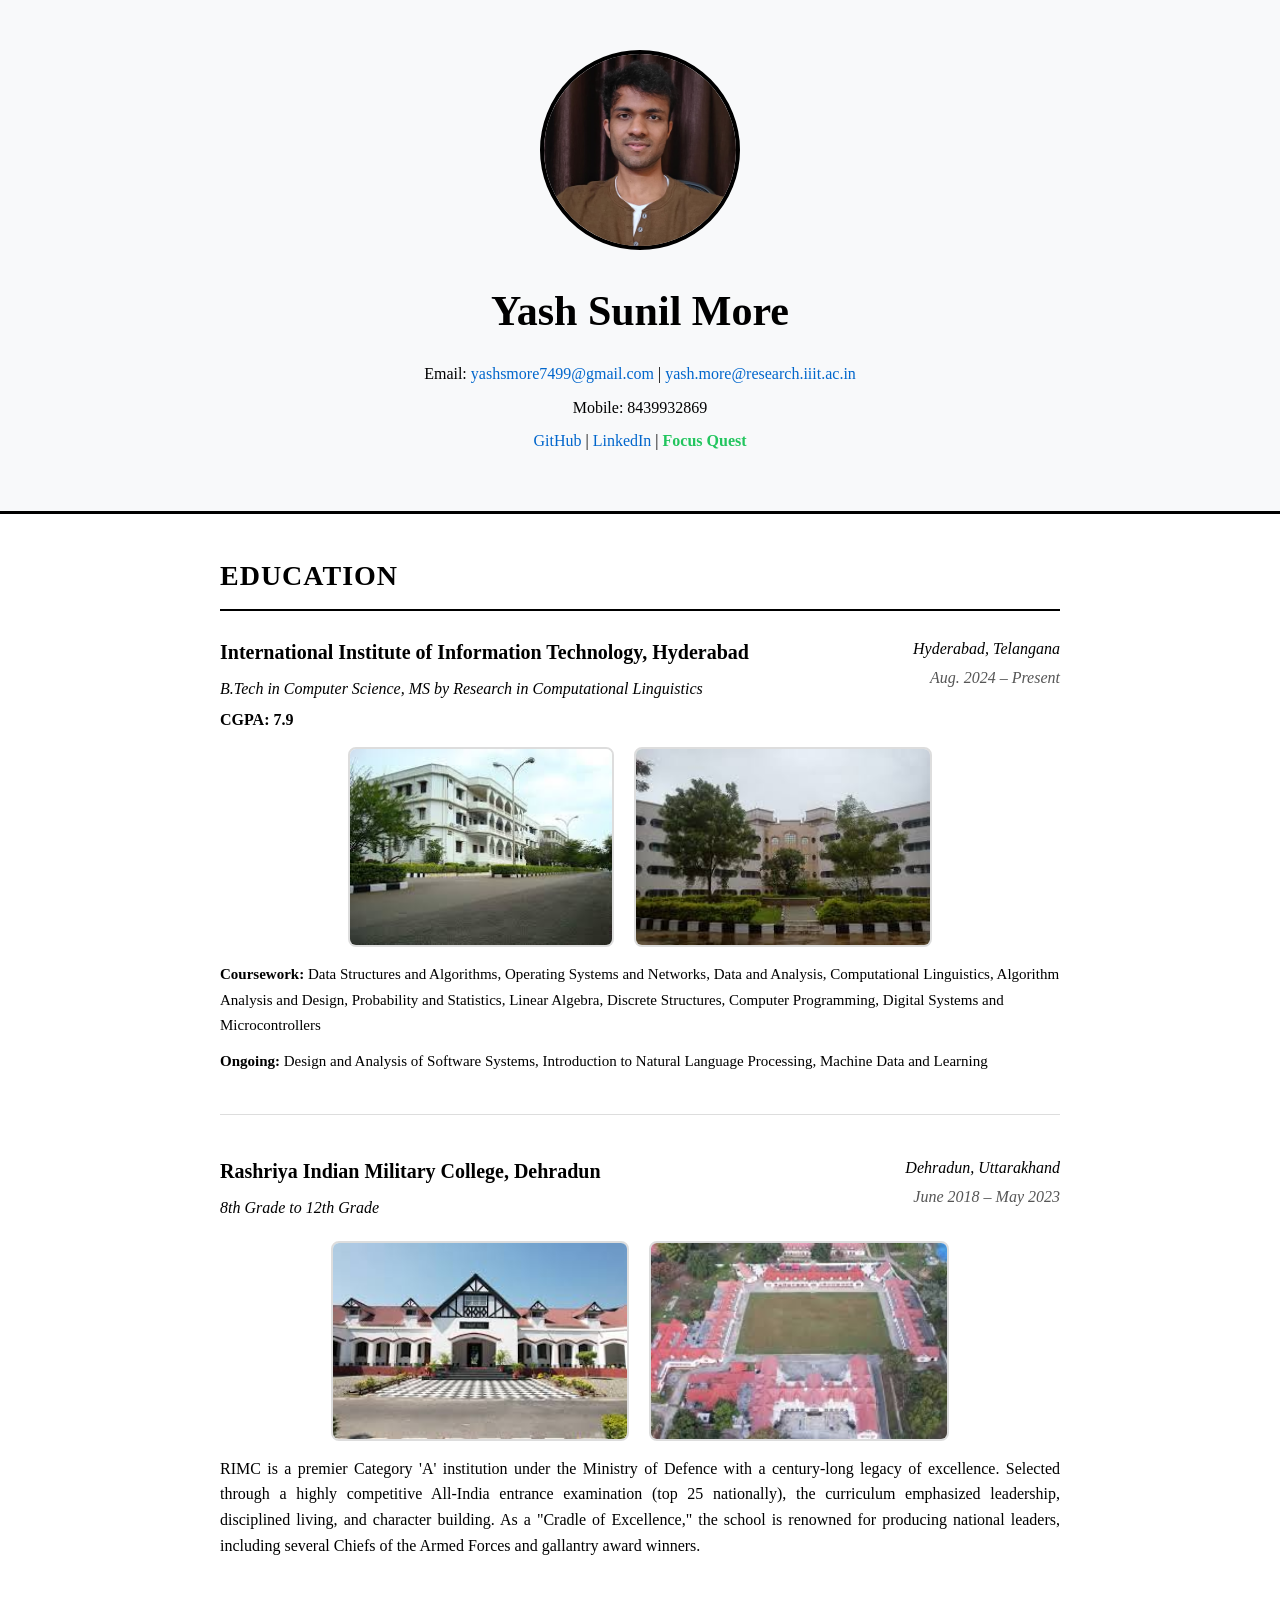
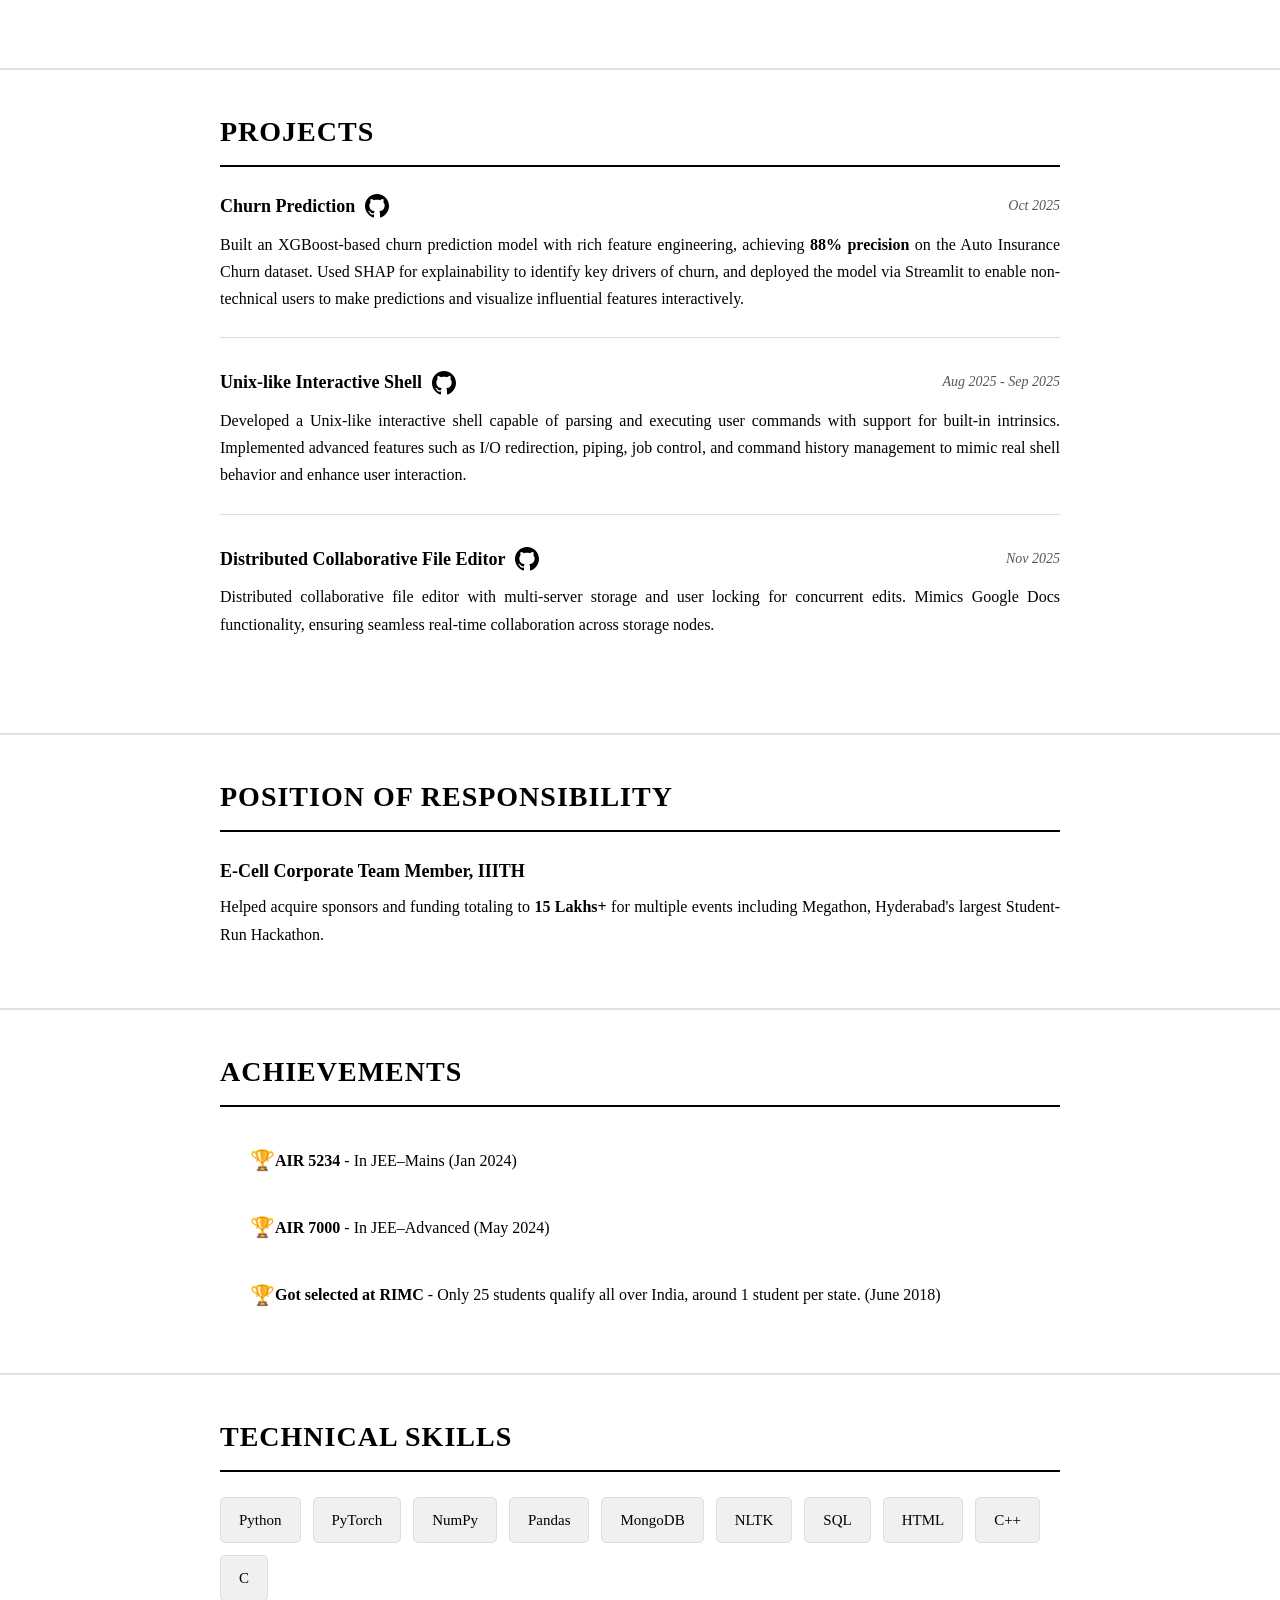
<file: index.html>
<!DOCTYPE html>
<html lang="en">
<head>
    <meta charset="UTF-8">
    <meta name="viewport" content="width=device-width, initial-scale=1.0">
    <title>Yash Sunil More - Resume</title>
    <link rel="stylesheet" href="styles.css">
</head>
<body>
    <!-- Profile Section -->
    <section id="profile" class="profile-section">
        <div class="container">
            <div class="profile-image">
                <img src="images/me.jpeg" alt="Yash Sunil More" id="profile-pic">
            </div>
            <h1>Yash Sunil More</h1>
            <div class="contact-info">
                <p>Email: <a href="mailto:yashsmore7499@gmail.com">yashsmore7499@gmail.com</a> | <a href="mailto:yash.more@research.iiit.ac.in">yash.more@research.iiit.ac.in</a></p>
                <p>Mobile: 8439932869</p>
                <p>
                    <a href="https://github.com/Yash-More1224" target="_blank">GitHub</a> | 
                    <a href="https://www.linkedin.com/in/yash-more-066459258/" target="_blank">LinkedIn</a> |
                    <a href="./gamify/" target="_blank" style="color: #22c55e; font-weight: bold; text-decoration: none;">Focus Quest</a>
                </p>
            </div>
        </div>
    </section>

    <!-- Education Section -->
    <section id="education" class="section">
        <div class="container">
            <h2>Education</h2>
            
            <div class="education-item">
                <div class="education-header">
                    <div class="education-left">
                        <h3>International Institute of Information Technology, Hyderabad</h3>
                        <p class="degree">B.Tech in Computer Science, MS by Research in Computational Linguistics</p>
                        <p class="cgpa"><strong>CGPA: 7.9</strong></p>
                    </div>
                    <div class="education-right">
                        <p class="location">Hyderabad, Telangana</p>
                        <p class="date">Aug. 2024 – Present</p>
                    </div>
                </div>
                <div class="education-image-placeholder">
                    <img src="images/iiith2.jpeg" alt="IIIT Hyderabad" class="institution-image">
                    <img src="images/iiith3.jpeg" alt="IIIT Hyderabad" class="institution-image">
                </div>
                <div class="coursework">
                    <p><strong>Coursework:</strong> Data Structures and Algorithms, Operating Systems and Networks, Data and Analysis, Computational Linguistics, Algorithm Analysis and Design, Probability and Statistics, Linear Algebra, Discrete Structures, Computer Programming, Digital Systems and Microcontrollers</p>
                    <p><strong>Ongoing:</strong> Design and Analysis of Software Systems, Introduction to Natural Language Processing, Machine Data and Learning</p>
                </div>
            </div>

            <div class="education-item">
                <div class="education-header">
                    <div class="education-left">
                        <h3>Rashriya Indian Military College, Dehradun</h3>
                        <p class="degree">8th Grade to 12th Grade</p>
                    </div>
                    <div class="education-right">
                        <p class="location">Dehradun, Uttarakhand</p>
                        <p class="date">June 2018 – May 2023</p>
                    </div>
                </div>
                <div class="education-image-placeholder">
                    <img src="images/rimc.jpeg" alt="RIMC Dehradun" class="institution-image">
                    <img src="images/rimc2.jpeg" alt="RIMC Dehradun" class="institution-image">
                </div>
                <div class="description">
                    <p>RIMC is a premier Category 'A' institution under the Ministry of Defence with a century-long legacy of excellence. Selected through a highly competitive All-India entrance examination (top 25 nationally), the curriculum emphasized leadership, disciplined living, and character building. As a "Cradle of Excellence," the school is renowned for producing national leaders, including several Chiefs of the Armed Forces and gallantry award winners.</p>
                </div>
            </div>
        </div>
    </section>

    <!-- Projects Section -->
    <section id="projects" class="section">
        <div class="container">
            <h2>Projects</h2>
            
            <div class="project-item">
                <div class="project-header">
                    <h3>
                        Churn Prediction 
                        <a href="https://github.com/Yash-More1224/churn_prediction" target="_blank" class="github-link">
                            <img src="images/github-icon.svg" alt="GitHub" class="github-icon">
                        </a>
                    </h3>
                    <p class="project-date">Oct 2025</p>
                </div>
                <p class="project-description">Built an XGBoost-based churn prediction model with rich feature engineering, achieving <strong>88% precision</strong> on the Auto Insurance Churn dataset. Used SHAP for explainability to identify key drivers of churn, and deployed the model via Streamlit to enable non-technical users to make predictions and visualize influential features interactively.</p>
            </div>

            <div class="project-item">
                <div class="project-header">
                    <h3>
                        Unix-like Interactive Shell 
                        <a href="https://github.com/Yash-More1224/shell" target="_blank" class="github-link">
                            <img src="images/github-icon.svg" alt="GitHub" class="github-icon">
                        </a>
                    </h3>
                    <p class="project-date">Aug 2025 - Sep 2025</p>
                </div>
                <p class="project-description">Developed a Unix-like interactive shell capable of parsing and executing user commands with support for built-in intrinsics. Implemented advanced features such as I/O redirection, piping, job control, and command history management to mimic real shell behavior and enhance user interaction.</p>
            </div>

            <div class="project-item">
                <div class="project-header">
                    <h3>
                        Distributed Collaborative File Editor 
                        <a href="https://github.com/Yash-More1224/file_editor" target="_blank" class="github-link">
                            <img src="images/github-icon.svg" alt="GitHub" class="github-icon">
                        </a>
                    </h3>
                    <p class="project-date">Nov 2025</p>
                </div>
                <p class="project-description">Distributed collaborative file editor with multi-server storage and user locking for concurrent edits. Mimics Google Docs functionality, ensuring seamless real-time collaboration across storage nodes.</p>
            </div>
        </div>
    </section>

    <!-- Position of Responsibility Section -->
    <section id="responsibility" class="section">
        <div class="container">
            <h2>Position of Responsibility</h2>
            <div class="responsibility-item">
                <h3>E-Cell Corporate Team Member, IIITH</h3>
                <p>Helped acquire sponsors and funding totaling to <strong>15 Lakhs+</strong> for multiple events including Megathon, Hyderabad's largest Student-Run Hackathon.</p>
            </div>
        </div>
    </section>

    <!-- Achievements Section -->
    <section id="achievements" class="section">
        <div class="container">
            <h2>Achievements</h2>
            <ul class="achievements-list">
                <li><strong>AIR 5234</strong> - In JEE–Mains (Jan 2024)</li>
                <li><strong>AIR 7000</strong> - In JEE–Advanced (May 2024)</li>
                <li><strong>Got selected at RIMC</strong> - Only 25 students qualify all over India, around 1 student per state. (June 2018)</li>
            </ul>
        </div>
    </section>

    <!-- Technical Skills Section -->
    <section id="skills" class="section">
        <div class="container">
            <h2>Technical Skills</h2>
            <div class="skills-list">
                <span class="skill-tag">Python</span>
                <span class="skill-tag">PyTorch</span>
                <span class="skill-tag">NumPy</span>
                <span class="skill-tag">Pandas</span>
                <span class="skill-tag">MongoDB</span>
                <span class="skill-tag">NLTK</span>
                <span class="skill-tag">SQL</span>
                <span class="skill-tag">HTML</span>
                <span class="skill-tag">C++</span>
                <span class="skill-tag">C</span>
            </div>
        </div>
    </section>

    <footer>
        <div class="container">
            <p>&copy; 2026 Yash Sunil More. All rights reserved.</p>
        </div>
    </footer>

    <script src="script.js"></script>
</body>
</html>
</file>
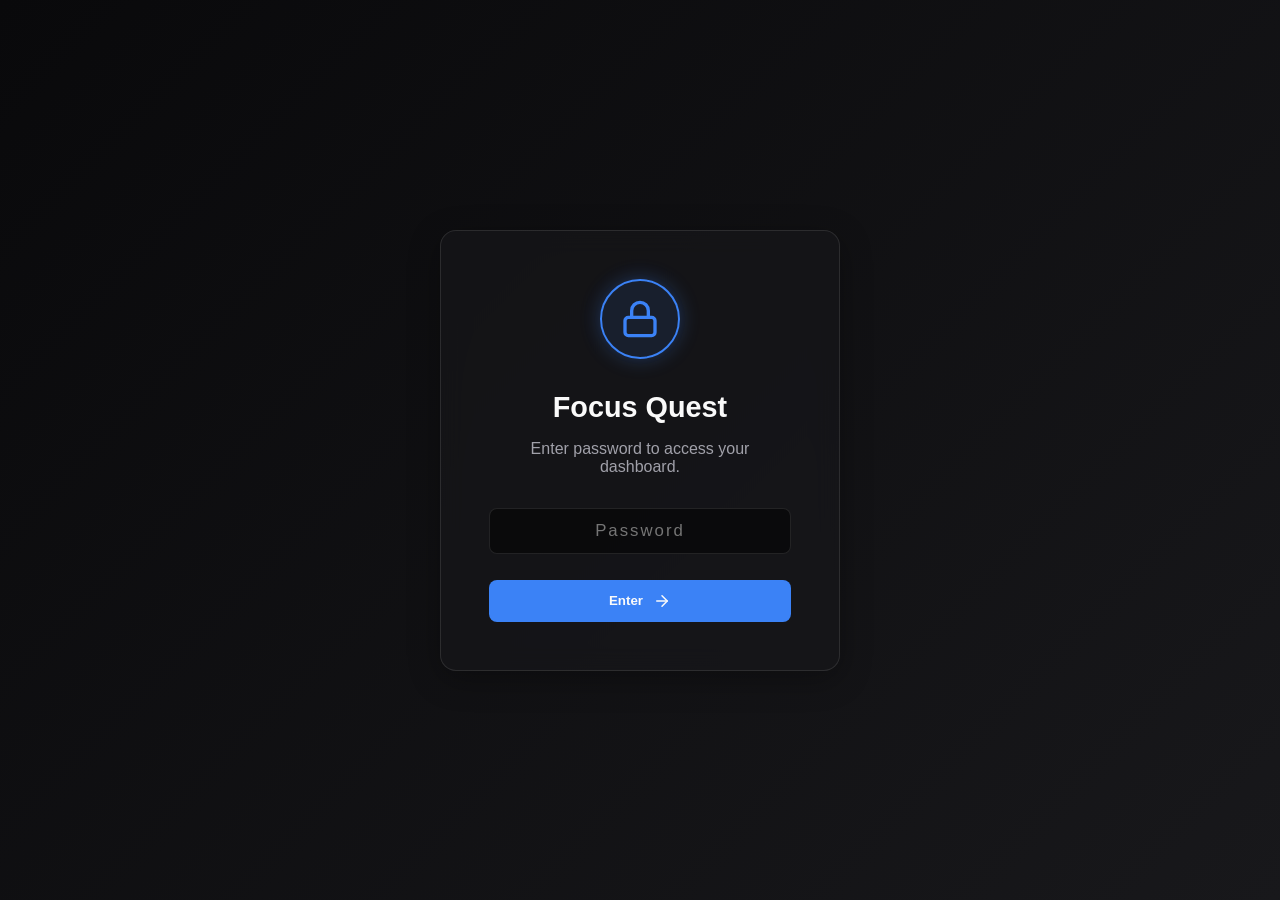
<file: gamify/index.html>
<!doctype html>
<html lang="en">
  <head>
    <meta charset="UTF-8" />
    <meta name="viewport" content="width=device-width, initial-scale=1.0" />
    <title>Focus Quest</title>
    <link href="https://fonts.googleapis.com/css2?family=Inter:wght@300;400;500;600;700&display=swap" rel="stylesheet">
    <script type="module" crossorigin src="/gamify/assets/index-CQshqP6I.js"></script>
    <link rel="stylesheet" crossorigin href="/gamify/assets/index-DTiOgPg5.css">
  </head>
  <body>
    <div id="root"></div>
  </body>
</html>
</file>
<file: styles.css>
/* Base Styles */
* {
    margin: 0;
    padding: 0;
    box-sizing: border-box;
}

body {
    font-family: 'Times New Roman', Times, serif;
    line-height: 1.6;
    color: #000;
    background-color: #fff;
}

.container {
    max-width: 900px;
    margin: 0 auto;
    padding: 0 30px;
}

a {
    color: #0066cc;
    text-decoration: none;
}

a:hover {
    text-decoration: underline;
}

/* Profile Section */
.profile-section {
    background-color: #f8f9fa;
    padding: 50px 0;
    text-align: center;
    border-bottom: 3px solid #000;
}

.profile-image {
    margin-bottom: 20px;
}

.profile-image img {
    width: 200px;
    height: 200px;
    border-radius: 50%;
    object-fit: cover;
    border: 4px solid #000;
    box-shadow: 0 4px 8px rgba(0, 0, 0, 0.2);
}

.profile-section h1 {
    font-size: 42px;
    margin-bottom: 15px;
    font-weight: bold;
}

.contact-info {
    font-size: 16px;
    line-height: 1.8;
}

.contact-info p {
    margin: 5px 0;
}

/* Section Styles */
.section {
    padding: 40px 0;
    border-bottom: 2px solid #e0e0e0;
}

.section h2 {
    font-size: 28px;
    margin-bottom: 25px;
    padding-bottom: 10px;
    border-bottom: 2px solid #000;
    text-transform: uppercase;
    letter-spacing: 1px;
}

/* Education Section */
.education-item {
    margin-bottom: 40px;
    padding-bottom: 30px;
    border-bottom: 1px solid #ddd;
}

.education-item:last-child {
    border-bottom: none;
}

.education-header {
    display: flex;
    justify-content: space-between;
    margin-bottom: 15px;
    flex-wrap: wrap;
}

.education-left {
    flex: 1;
    min-width: 60%;
}

.education-left h3 {
    font-size: 20px;
    font-weight: bold;
    margin-bottom: 8px;
}

.education-left .degree {
    font-style: italic;
    margin-bottom: 5px;
}

.education-left .cgpa {
    margin-top: 5px;
}

.education-right {
    text-align: right;
    min-width: 35%;
}

.education-right .location {
    font-style: italic;
    margin-bottom: 3px;
}

.education-right .date {
    font-style: italic;
    color: #555;
}

.education-image-placeholder {
    margin: 15px 0;
    text-align: center;
    display: flex;
    justify-content: center;
    gap: 20px;
    flex-wrap: wrap;
}

.institution-image {
    max-width: 300px;
    height: 200px;
    object-fit: cover;
    border: 2px solid #ddd;
    border-radius: 8px;
    background-color: #f0f0f0;
}

.coursework {
    margin-top: 15px;
    font-size: 15px;
    line-height: 1.7;
}

.coursework p {
    margin-bottom: 10px;
}

.description {
    margin-top: 15px;
    text-align: justify;
}

/* Projects Section */
.project-item {
    margin-bottom: 30px;
    padding-bottom: 25px;
    border-bottom: 1px solid #ddd;
}

.project-item:last-child {
    border-bottom: none;
}

.project-header {
    display: flex;
    justify-content: space-between;
    align-items: center;
    margin-bottom: 10px;
    flex-wrap: wrap;
}

.project-header h3 {
    font-size: 18px;
    font-weight: bold;
    display: flex;
    align-items: center;
    gap: 10px;
}

.github-link {
    display: inline-flex;
    align-items: center;
}

.github-icon {
    width: 24px;
    height: 24px;
    vertical-align: middle;
}

.project-date {
    font-style: italic;
    color: #555;
    font-size: 14px;
}

.project-description {
    text-align: justify;
    line-height: 1.7;
}

/* Position of Responsibility */
.responsibility-item {
    margin-bottom: 20px;
}

.responsibility-item h3 {
    font-size: 18px;
    font-weight: bold;
    margin-bottom: 8px;
}

.responsibility-item p {
    text-align: justify;
    line-height: 1.7;
}

/* Achievements Section */
.achievements-list {
    list-style: none;
    padding-left: 0;
}

.achievements-list li {
    margin-bottom: 12px;
    padding-left: 25px;
    position: relative;
    line-height: 1.7;
}

.achievements-list li:before {
    content: "•";
    position: absolute;
    left: 5px;
    font-size: 20px;
    font-weight: bold;
}

/* Skills Section */
.skills-list {
    display: flex;
    flex-wrap: wrap;
    gap: 12px;
    margin-top: 10px;
}

.skill-tag {
    background-color: #f0f0f0;
    padding: 10px 18px;
    border-radius: 5px;
    font-size: 15px;
    border: 1px solid #ddd;
    transition: all 0.3s ease;
}

.skill-tag:hover {
    background-color: #e0e0e0;
    transform: translateY(-2px);
    box-shadow: 0 2px 5px rgba(0, 0, 0, 0.1);
}

/* Footer */
footer {
    background-color: #2c3e50;
    color: white;
    text-align: center;
    padding: 25px 0;
    margin-top: 30px;
}

footer p {
    margin: 0;
}

/* Responsive Design */
@media (max-width: 768px) {
    .container {
        padding: 0 20px;
    }
    
    .profile-section h1 {
        font-size: 32px;
    }
    
    .profile-image img {
        width: 150px;
        height: 150px;
    }
    
    .education-header,
    .project-header {
        flex-direction: column;
        align-items: flex-start;
    }
    
    .education-right {
        text-align: left;
        margin-top: 10px;
    }
    
    .section h2 {
        font-size: 24px;
    }
    
    .institution-image {
        max-width: 100%;
    }
    
    .skills-list {
        gap: 8px;
    }
    
    .skill-tag {
        font-size: 14px;
        padding: 8px 14px;
    }
}
    margin: 15px auto;
}

/* About Section */
.about-content {
    display: flex;
    align-items: center;
    gap: 40px;
    margin-bottom: 40px;
}

.profile-image {
    flex: 1;
    text-align: center;
}

.profile-image img {
    max-width: 300px;
    border-radius: 50%;
    box-shadow: var(--shadow);
}

.about-text {
    flex: 2;
}

.about-text p {
    font-size: 18px;
    line-height: 1.8;
}

/* Gallery */
.gallery {
    display: flex;
    justify-content: center;
    gap: 20px;
    margin-top: 20px;
}

.gallery-item {
    flex: 1;
    max-width: 400px;
}

.gallery-item img {
    width: 100%;
    height: 250px;
    object-fit: cover;
    border-radius: 8px;
    box-shadow: var(--shadow);
    transition: var(--transition);
}

.gallery-item img:hover {
    transform: scale(1.03);
}

/* Education Section */
.timeline {
    position: relative;
    max-width: 800px;
    margin: 0 auto 40px;
}

.timeline:before {
    content: '';
    position: absolute;
    width: 2px;
    background: var(--primary-color);
    top: 0;
    bottom: 0;
    left: 50%;
    margin-left: -1px;
}

.timeline-item {
    padding: 20px 40px;
    position: relative;
    background-color: white;
    border-radius: 8px;
    margin-bottom: 20px;
    box-shadow: var(--shadow);
}

.timeline-item h3 {
    font-size: 20px;
    margin-bottom: 5px;
    color: var(--primary-color);
}

.timeline-date {
    color: #777;
    font-style: italic;
    margin-bottom: 10px;
}

/* Achievements List */
.achievements-list {
    max-width: 800px;
    margin: 0 auto;
    list-style-type: none;
}

.achievements-list li {
    background-color: white;
    margin-bottom: 10px;
    padding: 15px;
    border-radius: 8px;
    box-shadow: var(--shadow);
    position: relative;
    padding-left: 35px;
}

.achievements-list li:before {
    content: '🏆';
    position: absolute;
    left: 10px;
    top: 50%;
    transform: translateY(-50%);
}

/* Skills Section */
.skills-container {
    display: flex;
    justify-content: center;
    gap: 40px;
    flex-wrap: wrap;
}

.skill-category {
    background-color: white;
    border-radius: 8px;
    box-shadow: var(--shadow);
    padding: 25px;
    flex: 1;
    min-width: 250px;
}

.skill-category h3 {
    color: var(--primary-color);
    margin-bottom: 15px;
    text-align: center;
}

.skills-list {
    list-style-type: none;
}

.skills-list li {
    padding: 10px 0;
    border-bottom: 1px solid var(--border-color);
    position: relative;
    padding-left: 25px;
}

.skills-list li:last-child {
    border-bottom: none;
}

.skills-list li:before {
    content: '▹';
    color: var(--primary-color);
    position: absolute;
    left: 0;
}

/* Text Analyzer Section */
.text-analyzer-container {
    max-width: 800px;
    margin: 0 auto;
}

.input-container {
    margin-bottom: 30px;
}

.input-container label {
    display: block;
    margin-bottom: 10px;
    font-weight: 500;
}

textarea {
    width: 100%;
    padding: 15px;
    border: 1px solid var(--border-color);
    border-radius: 8px;
    resize: vertical;
    font-family: inherit;
}

button {
    background-color: var(--primary-color);
    color: white;
    border: none;
    padding: 12px 25px;
    border-radius: 5px;
    cursor: pointer;
    font-size: 16px;
    margin-top: 15px;
    transition: var(--transition);
}

button:hover {
    background-color: var(--secondary-color);
}

.results-container {
    background-color: white;
    border-radius: 8px;
    box-shadow: var(--shadow);
    padding: 25px;
    display: none;
}

.results-container h3 {
    margin-bottom: 20px;
    text-align: center;
}

.result-card {
    background-color: #f9f9f9;
    border-radius: 8px;
    padding: 15px;
    margin-bottom: 20px;
}

.result-card h4 {
    margin-bottom: 10px;
    color: var(--primary-color);
}

/* Footer */
footer {
    background-color: var(--secondary-color);
    color: white;
    padding: 20px 0;
    text-align: center;
}

footer a {
    color: var(--light-color);
}

footer a:hover {
    text-decoration: underline;
}

/* Responsive Styles */
@media (max-width: 768px) {
    .about-content {
        flex-direction: column;
    }
    
    .timeline:before {
        left: 31px;
    }
    
    .timeline-item {
        padding: 15px 15px 15px 60px;
    }
    
    .skills-container {
        flex-direction: column;
    }
}
</file>
<file: gamify/assets/index-DTiOgPg5.css>
:root{--bg-dark: #09090b;--bg-gradient: linear-gradient(135deg, #09090b 0%, #18181b 100%);--card-bg: rgba(24, 24, 27, .6);--card-border: rgba(255, 255, 255, .1);--neon-green: #22c55e;--neon-green-glow: 0 0 10px rgba(34, 197, 94, .5), 0 0 20px rgba(34, 197, 94, .3);--neon-orange: #f97316;--neon-red: #ef4444;--neon-blue: #3b82f6;--text-main: #fafafa;--text-muted: #a1a1aa}*{box-sizing:border-box;margin:0;padding:0}body{font-family:sans-serif;background:var(--bg-gradient);background-attachment:fixed;color:var(--text-main);min-height:100vh;-webkit-font-smoothing:antialiased}.glass-panel{background:var(--card-bg);backdrop-filter:blur(12px);-webkit-backdrop-filter:blur(12px);border:1px solid var(--card-border);border-radius:16px;box-shadow:0 8px 32px #0000004d}.btn{background:transparent;color:var(--text-main);border:1px solid var(--card-border);padding:10px 20px;border-radius:8px;cursor:pointer;font-weight:600;transition:all .2s ease}.btn:hover{background:#ffffff1a}.btn-primary{background:var(--neon-blue);border:none}.btn-primary:hover{background:#2563eb;box-shadow:0 0 15px #3b82f680}.btn-success{background:var(--neon-green);color:#000;border:none}.btn-success:hover{background:#16a34a;box-shadow:var(--neon-green-glow)}@keyframes pulse{0%{transform:scale(1)}50%{transform:scale(1.05)}to{transform:scale(1)}}.animate-pulse{animation:pulse 2s infinite}@keyframes slideUp{0%{opacity:0;transform:translateY(20px)}to{opacity:1;transform:translateY(0)}}.animate-slide-up{animation:slideUp .4s ease forwards}::-webkit-scrollbar{width:8px}::-webkit-scrollbar-track{background:var(--bg-dark)}::-webkit-scrollbar-thumb{background:var(--card-border);border-radius:4px}::-webkit-scrollbar-thumb:hover{background:var(--text-muted)}input,select,textarea{font-family:inherit;font-size:1.05rem}
</file>
